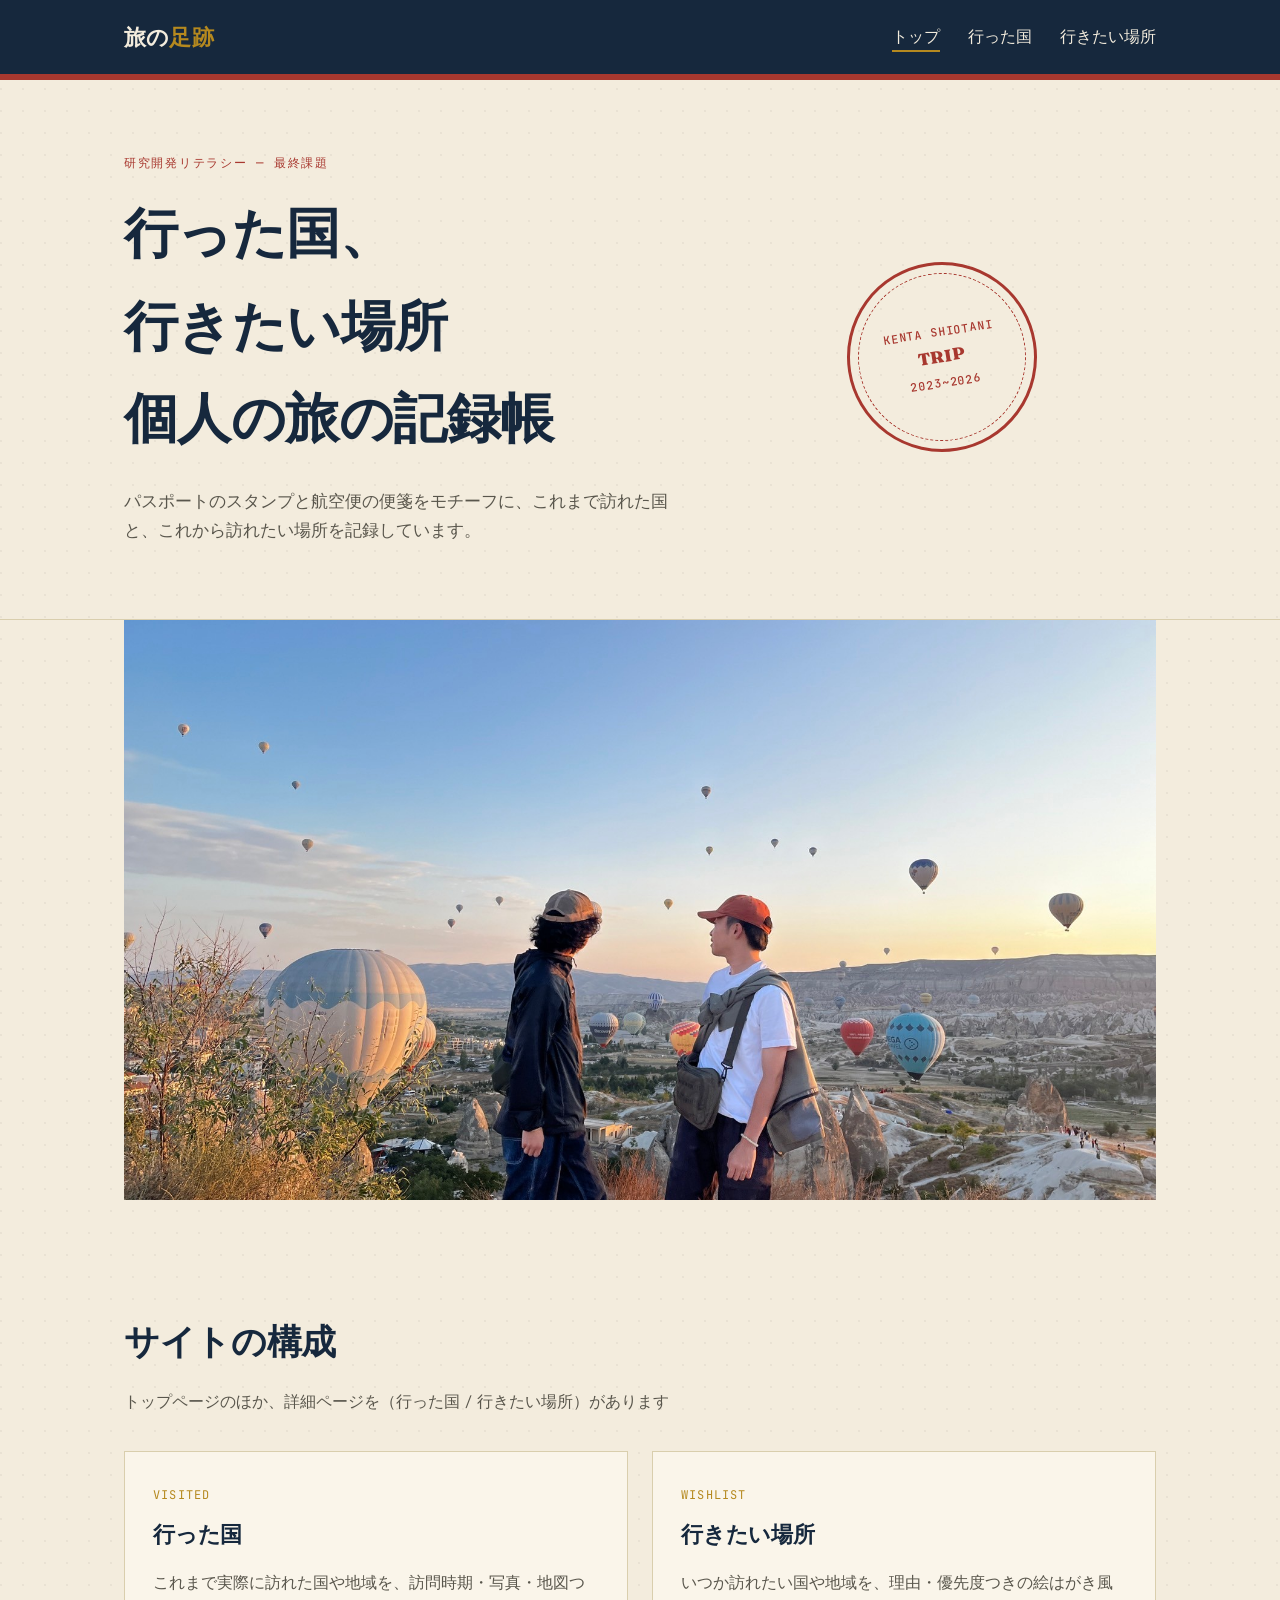
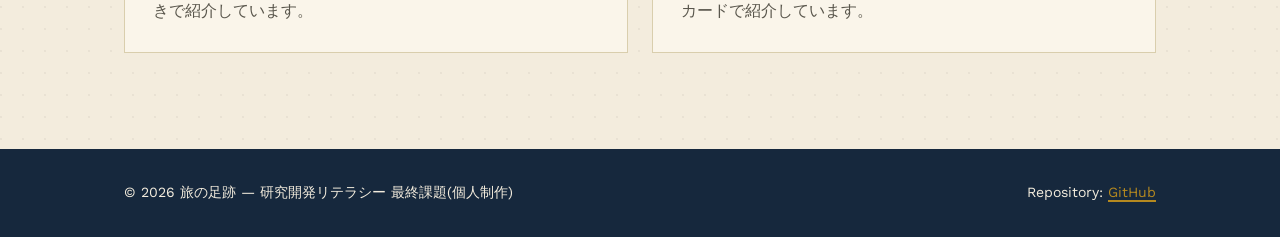
<file: index.html>
<!DOCTYPE html>
<html lang="ja">
<head>
<meta charset="UTF-8">
<meta name="viewport" content="width=device-width, initial-scale=1.0">
<title>旅の足跡 | Traces of Travel</title>
<meta name="description" content="行った国と、これから行きたい場所を記録する個人の旅行記録サイト。">
<link rel="stylesheet" href="css/style.css">
</head>
<body>

<header class="site-header">
  <div class="wrap">
    <a href="index.html" class="brand">旅の<span>足跡</span></a>
    <button class="nav-toggle" aria-expanded="false" aria-controls="primary-nav">メニュー ☰</button>
    <nav class="site-nav" id="primary-nav">
      <ul>
        <li><a href="index.html" aria-current="page">トップ</a></li>
        <li><a href="visited.html">行った国</a></li>
        <li><a href="wishlist.html">行きたい場所</a></li>
      </ul>
    </nav>
  </div>
</header>

<main>
  <section class="hero">
    <div class="wrap hero-grid">
      <div>
        <span class="eyebrow">研究開発リテラシー — 最終課題</span>
        <h1>行った国、<br>行きたい場所<br>個人の旅の記録帳</h1>
        <p class="lead">
          パスポートのスタンプと航空便の便箋をモチーフに、これまで訪れた国と、これから訪れたい場所を記録しています。
        </p>
      </div>
      <div class="stamp">
        <div class="stamp-text">
          Kenta Shiotani<br>
          <span class="stamp-country">Trip</span>
          2023~2026
        </div>
      </div>
    </div>
  </section>

  <section class="block" style="padding-top:0;">
    <div class="wrap">
      <div class="photo-slot wide">
        <img class="photo" src="img/hero-banner.jpg" alt="旅先の風景写真" onerror="this.parentElement.classList.add('img-missing')">
      </div>
    </div>
  </section>

  <section class="block">
    <div class="wrap">
      <h2>サイトの構成</h2>
      <p class="section-intro">
        トップページのほか、詳細ページを（行った国 / 行きたい場所）があります
      </p>
      <div class="card-links">
        <a class="nav-card" href="visited.html">
          <span class="tag">Visited</span>
          <h3>行った国</h3>
          <p>これまで実際に訪れた国や地域を、訪問時期・写真・地図つきで紹介しています。</p>
        </a>
        <a class="nav-card" href="wishlist.html">
          <span class="tag">Wishlist</span>
          <h3>行きたい場所</h3>
          <p>いつか訪れたい国や地域を、理由・優先度つきの絵はがき風カードで紹介しています。</p>
        </a>
      </div>
    </div>
  </section>
</main>

<footer class="site-footer">
  <div class="wrap">
    <span>&copy; 2026 旅の足跡 — 研究開発リテラシー 最終課題(個人制作)</span>
    <span>Repository: <a href="#">GitHub</a></span>
  </div>
</footer>

</body>
</html>
</file>
<file: css/style.css>
@import url('https://fonts.googleapis.com/css2?family=Fraunces:opsz,wght@9..144,500;9..144,700;9..144,900&family=Work+Sans:wght@400;500;600&family=JetBrains+Mono:wght@400;500&display=swap');

:root {
  --bg: #f3ecdd;
  --bg-raised: #faf5ea;
  --ink: #23211c;
  --ink-soft: #59564c;
  --navy: #16283d;
  --navy-light: #24405c;
  --stamp: #a8382f;
  --gold: #b5891f;
  --line: #d9cead;
  --radius: 2px;
  --max-w: 1080px;
}

* { box-sizing: border-box; }

@media (prefers-reduced-motion: reduce) {
  *, *::before, *::after {
    animation-duration: 0.001ms !important;
    transition-duration: 0.001ms !important;
  }
}

html { scroll-behavior: smooth; }

body {
  margin: 0;
  background: var(--bg);
  color: var(--ink);
  font-family: 'Work Sans', sans-serif;
  font-size: 16px;
  line-height: 1.7;
  background-image:
    radial-gradient(circle at 1px 1px, rgba(35,33,28,0.05) 1px, transparent 0);
  background-size: 22px 22px;
}

h1, h2, h3 {
  font-family: 'Fraunces', serif;
  font-weight: 700;
  letter-spacing: -0.01em;
  margin: 0 0 0.4em;
  color: var(--navy);
}

a {
  color: var(--navy-light);
  text-decoration-thickness: 1.5px;
  text-underline-offset: 3px;
}
a:focus-visible, button:focus-visible, input:focus-visible {
  outline: 3px solid var(--gold);
  outline-offset: 2px;
}

.mono { font-family: 'JetBrains Mono', monospace; }

.wrap {
  max-width: var(--max-w);
  margin: 0 auto;
  padding: 0 24px;
}

/* ---------- Header / Nav ---------- */
.site-header {
  background: var(--navy);
  color: #f3ecdd;
  border-bottom: 6px solid var(--stamp);
}
.site-header .wrap {
  display: flex;
  align-items: center;
  justify-content: space-between;
  padding-top: 18px;
  padding-bottom: 18px;
}
.brand {
  font-family: 'Fraunces', serif;
  font-weight: 900;
  font-size: 1.4rem;
  color: #f3ecdd;
  text-decoration: none;
  letter-spacing: 0.01em;
}
.brand span { color: var(--gold); }

.nav-toggle {
  display: none;
  background: none;
  border: 1px solid #f3ecdd88;
  color: #f3ecdd;
  padding: 8px 12px;
  font-size: 0.95rem;
  cursor: pointer;
  border-radius: var(--radius);
}

nav.site-nav ul {
  display: flex;
  gap: 28px;
  list-style: none;
  margin: 0;
  padding: 0;
}
nav.site-nav a {
  color: #f3ecdd;
  font-weight: 500;
  font-size: 0.98rem;
  text-decoration: none;
  border-bottom: 2px solid transparent;
  padding-bottom: 4px;
}
nav.site-nav a[aria-current="page"],
nav.site-nav a:hover { border-bottom-color: var(--gold); }

@media (max-width: 720px) {
  .nav-toggle { display: inline-block; }
  nav.site-nav {
    display: none;
    width: 100%;
    border-top: 1px solid #ffffff22;
  }
  nav.site-nav.open { display: block; }
  nav.site-nav ul {
    flex-direction: column;
    gap: 0;
    padding: 10px 0;
  }
  nav.site-nav li { border-bottom: 1px solid #ffffff14; }
  nav.site-nav a { display: block; padding: 12px 4px; }
  .site-header .wrap { flex-wrap: wrap; }
}

/* ---------- Hero ---------- */
.hero {
  padding: 72px 0 56px;
  border-bottom: 1px solid var(--line);
}
.hero .eyebrow {
  font-family: 'JetBrains Mono', monospace;
  text-transform: uppercase;
  letter-spacing: 0.14em;
  font-size: 0.78rem;
  color: var(--stamp);
  display: block;
  margin-bottom: 14px;
}
.hero h1 {
  font-size: clamp(2.1rem, 5vw, 3.4rem);
  max-width: 16ch;
}
.hero p.lead {
  max-width: 56ch;
  color: var(--ink-soft);
  font-size: 1.08rem;
}
.hero-grid {
  display: grid;
  grid-template-columns: 1.3fr 1fr;
  gap: 48px;
  align-items: center;
}
@media (max-width: 780px) {
  .hero-grid { grid-template-columns: 1fr; }
}

/* ---------- パスポートスタンプ ---------- */
.stamp {
  width: 190px;
  height: 190px;
  border: 3px solid var(--stamp);
  border-radius: 50%;
  position: relative;
  display: flex;
  align-items: center;
  justify-content: center;
  color: var(--stamp);
  transform: rotate(-9deg);
  margin: 0 auto;
  flex-shrink: 0;
}
.stamp::before {
  content: "";
  position: absolute;
  inset: 8px;
  border: 1.5px dashed var(--stamp);
  border-radius: 50%;
}
.stamp .stamp-text {
  text-align: center;
  font-family: 'JetBrains Mono', monospace;
  text-transform: uppercase;
  letter-spacing: 0.08em;
  font-size: 0.72rem;
  line-height: 1.5;
  font-weight: 500;
}
.stamp .stamp-country {
  font-family: 'Fraunces', serif;
  font-weight: 900;
  font-size: 1.05rem;
  letter-spacing: 0.02em;
  display: block;
  margin: 4px 0;
}

/* card-embedded smaller stamp */
.stamp.small { width: 108px; height: 108px; }
.stamp.small .stamp-country { font-size: 0.82rem; }
.stamp.small .stamp-text { font-size: 0.58rem; }

/* ---------- Section shell ---------- */
section.block { padding: 56px 0; }
section.block h2 {
  font-size: clamp(1.6rem, 3.2vw, 2.2rem);
  margin-bottom: 10px;
}
.section-intro {
  color: var(--ink-soft);
  max-width: 62ch;
  margin-bottom: 36px;
}

/* ---------- Nav cards on index ---------- */
.card-links {
  display: grid;
  grid-template-columns: 1fr 1fr;
  gap: 24px;
}
@media (max-width: 720px) { .card-links { grid-template-columns: 1fr; } }

.nav-card {
  background: var(--bg-raised);
  border: 1px solid var(--line);
  padding: 28px;
  text-decoration: none;
  color: var(--ink);
  display: block;
  position: relative;
  transition: transform 0.15s ease, box-shadow 0.15s ease;
}
.nav-card:hover { transform: translateY(-3px); box-shadow: 6px 6px 0 var(--navy); }
.nav-card .tag {
  font-family: 'JetBrains Mono', monospace;
  font-size: 0.75rem;
  color: var(--gold);
  text-transform: uppercase;
  letter-spacing: 0.1em;
}
.nav-card h3 { margin-top: 8px; font-size: 1.4rem; }
.nav-card p { color: var(--ink-soft); margin-bottom: 0; }

/* ---------- 画像差し込み枠 ---------- */
.photo-slot {
  position: relative;
  aspect-ratio: 4 / 3;
  overflow: hidden;
  border: none;
  background: repeating-linear-gradient(
    45deg,
    #e9e0cc, #e9e0cc 12px,
    #f3ecdd 12px, #f3ecdd 24px
  );
}
.photo-slot img.photo {
  width: 100%;
  height: 100%;
  object-fit: cover;
  display: block;
  position: relative;
  z-index: 1;
}
.photo-slot .slot-label {
  display: none;
  position: absolute;
  inset: 0;
  z-index: 2;
  align-items: center;
  justify-content: center;
  text-align: center;
  padding: 10px;
  font-family: 'JetBrains Mono', monospace;
  font-size: 0.72rem;
  line-height: 1.6;
  color: var(--ink-soft);
  background: rgba(243, 236, 221, 0.9);
}
.photo-slot.img-missing .photo { display: none; }
.photo-slot.img-missing .slot-label { display: flex; }
.photo-slot.wide { aspect-ratio: 16 / 9; }

/* ---------- Stamp cards (visited countries) ---------- */
.stamp-grid {
  display: grid;
  grid-template-columns: repeat(auto-fill, minmax(240px, 1fr));
  gap: 28px;
}
.stamp-card {
  background: var(--bg-raised);
  border: 1px solid var(--line);
  overflow: hidden;
}
.stamp-card .card-body-row {
  padding: 20px 24px 24px;
  display: flex;
  gap: 18px;
  align-items: flex-start;
}
.stamp-card .body h3 { font-size: 1.15rem; margin-bottom: 2px; }
.stamp-card .body .date {
  font-family: 'JetBrains Mono', monospace;
  font-size: 0.78rem;
  color: var(--stamp);
  display: block;
  margin-bottom: 8px;
}
.stamp-card .body p { margin: 0; color: var(--ink-soft); font-size: 0.95rem; }
.stamp-card .coords {
  font-family: 'JetBrains Mono', monospace;
  font-size: 0.72rem;
  color: var(--ink-soft);
  display: inline-block;
  margin-top: 8px;
}

/* ---------- Airmail / postcard cards (wishlist) ---------- */
.airmail-border {
  background-image: repeating-linear-gradient(
    -45deg,
    var(--navy) 0 14px,
    #ffffff 14px 28px,
    var(--stamp) 28px 42px,
    #ffffff 42px 56px
  );
  height: 6px;
}
.postcard-grid {
  display: grid;
  grid-template-columns: repeat(auto-fill, minmax(260px, 1fr));
  gap: 28px;
}
.postcard {
  background: var(--bg-raised);
  border: 1px dashed var(--ink-soft);
  position: relative;
  overflow: hidden;
}
.postcard .airmail-border { position: relative; top: 0; left: 0; right: 0; }
.postcard-body { padding: 20px 22px 22px; }
.postcard .priority {
  font-family: 'JetBrains Mono', monospace;
  font-size: 0.7rem;
  text-transform: uppercase;
  letter-spacing: 0.1em;
  color: var(--gold);
  border: 1px solid var(--gold);
  display: inline-block;
  padding: 2px 8px;
  margin-bottom: 10px;
}
.postcard h3 { font-size: 1.2rem; margin-bottom: 6px; }
.postcard p { color: var(--ink-soft); margin: 0 0 10px; font-size: 0.95rem; }
.postcard .coords {
  font-family: 'JetBrains Mono', monospace;
  font-size: 0.72rem;
  color: var(--ink-soft);
}

/* ---------- Map ---------- */
.map-shell {
  border: 1px solid var(--line);
  background: var(--bg-raised);
  padding: 10px;
}
#map {
  height: 380px;
  width: 100%;
  filter: sepia(8%) saturate(92%);
}
.map-caption {
  font-family: 'JetBrains Mono', monospace;
  font-size: 0.75rem;
  color: var(--ink-soft);
  margin-top: 10px;
}

/* ---------- Footer ---------- */
footer.site-footer {
  background: var(--navy);
  color: #f3ecdd;
  padding: 32px 0;
  margin-top: 40px;
}
footer.site-footer .wrap {
  display: flex;
  justify-content: space-between;
  flex-wrap: wrap;
  gap: 12px;
  font-size: 0.88rem;
}
footer.site-footer a { color: var(--gold); }

.editable-note {
  border-left: 3px solid var(--gold);
  background: #fff8e6;
  padding: 10px 16px;
  font-size: 0.85rem;
  color: var(--ink-soft);
  margin: 24px 0;
}
</file>
